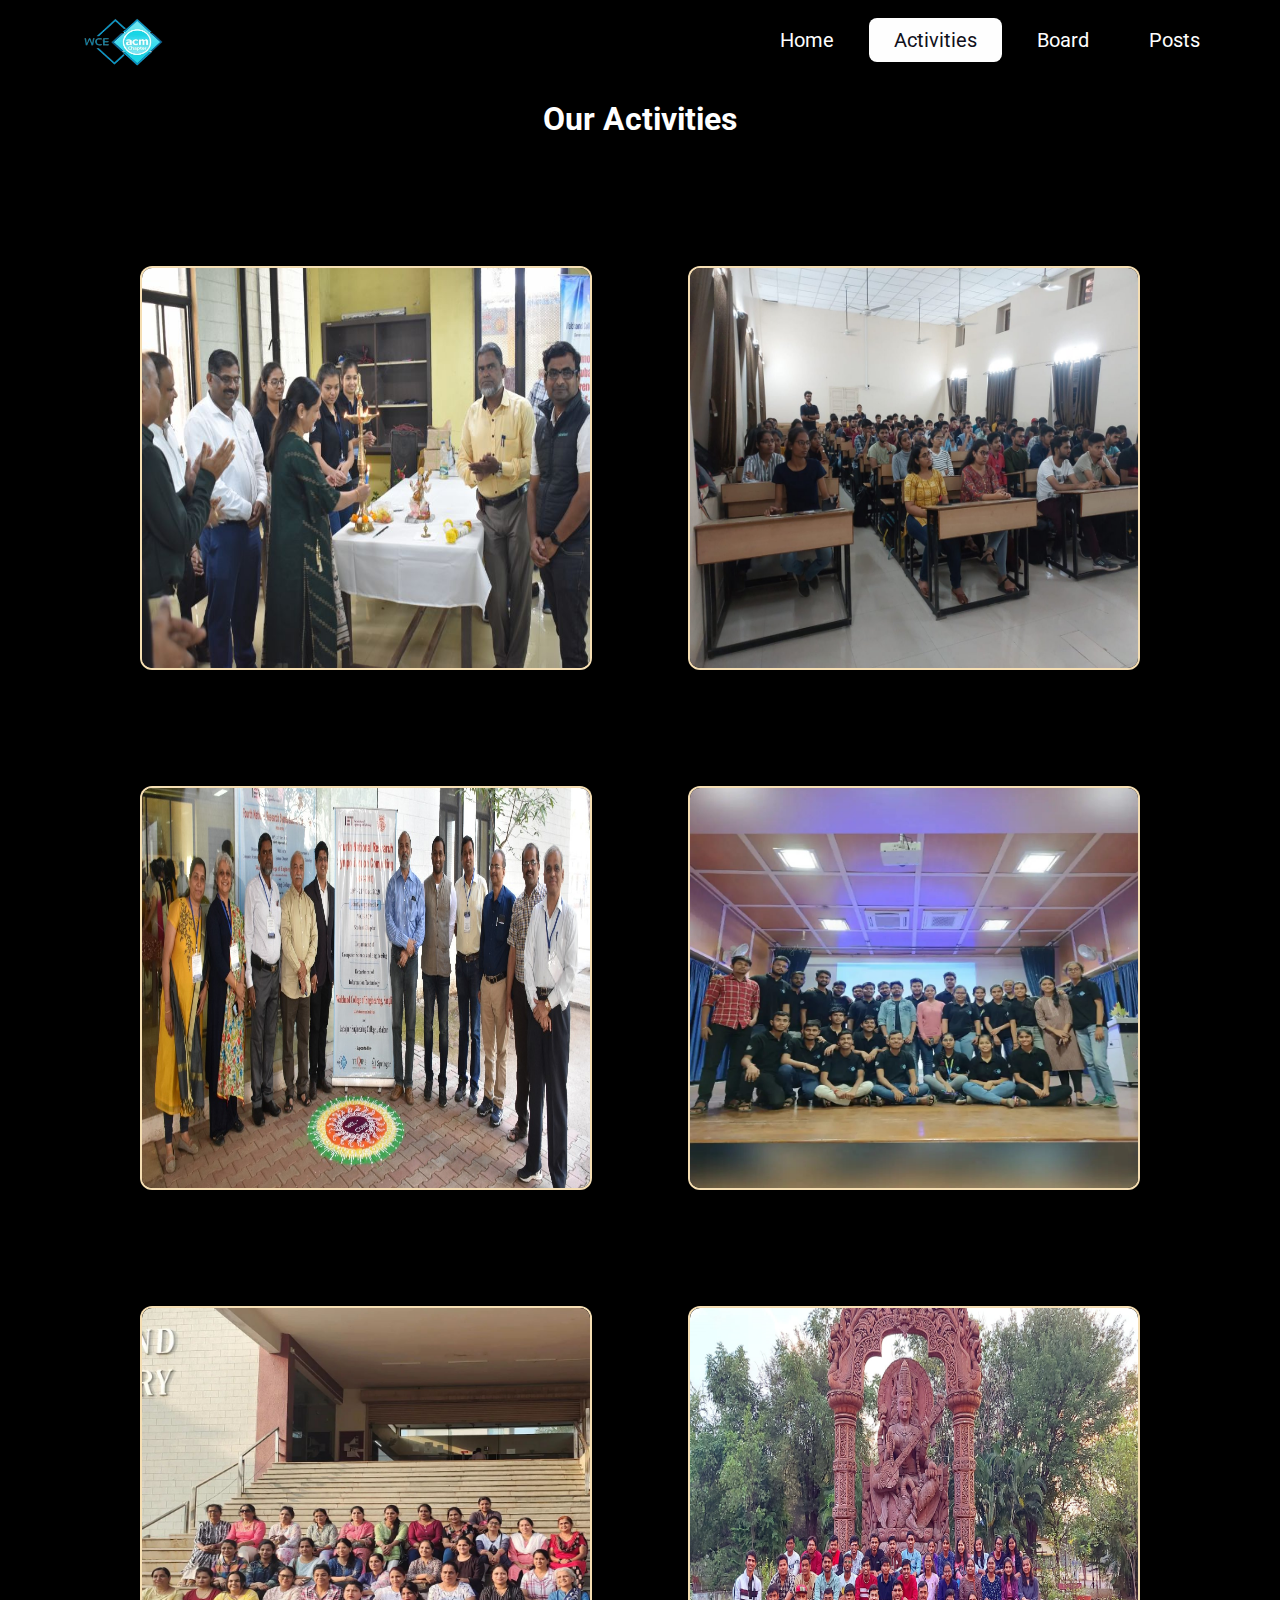
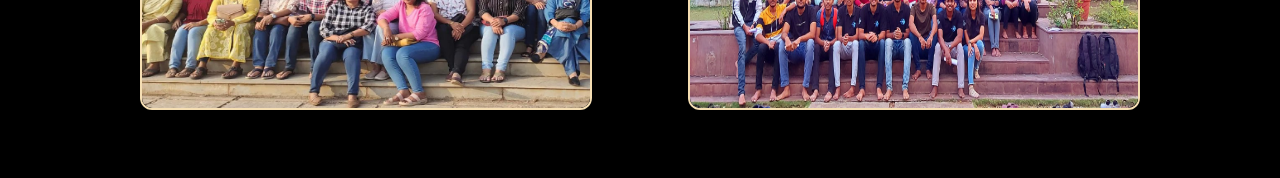
<file: activities_pg.html>
<!DOCTYPE html>
<html lang="en">

<head>
    <meta charset="UTF-8">
    <meta name="viewport" content="width=device-width, initial-scale=1.0">
    <link rel="stylesheet" href="acm.css" class="newcss">
    <title>Activity</title>
</head>

<body>
    <header>
        <div class="logo">
            <img src="assets/acmlogo.png" alt="">
        </div>
        <div class="hamburger">
            <div class="line"></div>
            <div class="line"></div>
            <div class="line"></div>
        </div>

        <div class="nav-bar">
            <ul>
                <li>
                    <a href="index.html">Home</a>
                </li>
                <li>
                    <a href="activities_pg.html" class="active">Activities</a>
                </li>
                <li>
                    <a href="board.html">Board</a>
                </li>
                <li>
                    <a href="blog.html">Posts</a>
                </li>

            </ul>
        </div>

    </header>


    <h1 style="color: white; text-align: center;margin-top: 20px;">Our Activities</h1>
    <div class="hamza">
        <div class="card-act">
            <img src="assets/acm-hackathon.jpg" alt="">
            <div class="card__content">
                <h2>ACM Hackathon</h2>
                <p>The mega event of WCE ACM Student Chapter is hackathon. It is awesome journey of developing ,
                    debugging, tesing and encouraging yourself with lot of enjoyment. Hackathon encourages participants
                    to think on their feet, collaborate with diverse teams, and develop solutions within a limited time
                    frame. It's an opportunity for continuous learning. This hackathon is conducted in two rounds. First
                    rounf is the idea submission round wheren the participating team has to submit their abstract. The
                    qualifying teams get shortlisted for the next round. The second and the final roung of the hackathon
                    is an 24 hour competition.


                </p>
            </div>
        </div>
        <div class="card-act">
            <img src="assets/acm-launchpad.jpg" alt="">
            <div class="card__content">
                <h2>ACM Launchpad</h2>
                <p>DSA Launchpad provides a comprehensive platform for individuals seeking to enhance their
                    problem-solving skills. We try to demystify the complexities of data structures and algorithms. We
                    believe that a solid foundation in these fundamental concepts is key to excelling in software
                    development and technical interviews.The memebers of the club present topics along with the use of
                    presentation tools and their own expertise in the topic. In the end there is also a contest which is
                    based on DSA. This event helps a student in his/her college years. </p>
            </div>
        </div>
        <div class="card-act">
            <img src="assets/ACM-rsc.jpg" alt="">
            <div class="card__content">
                <h2>ACM RSC</h2>
                <p>Another incredible chapter in our journey of knowledge. WCE ACM Research Symposium is jointly
                    organized by WCE ACM Student Chapter, Department of CSE AND Department of IT , Walchand College of
                    Engineering, Sangli and IPR Cell Shivaji University ,Kolhapur. RSC promises to be hub of innovation
                    and knowledge exchange in field of computing. RSC focusses on UG , PG students and researchers so
                    that students will be able to explore new ideas and technologies . </p>
            </div>
        </div>
        <div class="card-act">
            <img src="assets/acm-talks.webp" alt="">
            <div class="card__content">
                <h2>ACM Talks</h2>
                <p>ACM members and non-members alike are welcome to attend our popular series of free TechTalks by
                    expert industry professionals, distinguished ACM award laureates, and visionary researchers from
                    industry and academia. Focused on keeping our global audience of busy practitioners at the forefront
                    of technical trends, professional development, and emerging technologies, the TechTalks are also
                    popular with students and educators. This talks guide us through our engineering journey to develop
                    and grow and the up-to-date professionals.</p>
            </div>
        </div>
        <div class="card-act">
            <img src="assets/acm-jagruti.webp" alt="">
            <div class="card__content">
                <h2>ACM Jagruti</h2>
                <p>Jagruti is an event held for women. The goal of this event is to empower women in everything they do.
                    We as an establised club understand the importance of equality and hope to inculcate the same
                    feelings of respect and build a positive environment to grow and learn.</p>
            </div>
        </div>
        <div class="card-act">
            <img src="assets/acm-club_service.png" alt="">
            <div class="card__content">
                <h2>ACM Club Service</h2>
                <div class="break"></div>
                <p>The club services are an integral part of the club. In this club services a wide range of topics are
                    covered ranging from teaching the basics of development like web to helping students get acquainted
                    with databases like mySql and mongoDB. This services helps build a postive growing environment for
                    the students and the members of the club.</p>
            </div>
        </div>
    </div>
    <script src="acm.js"></script>
</body>

</html>
</file>
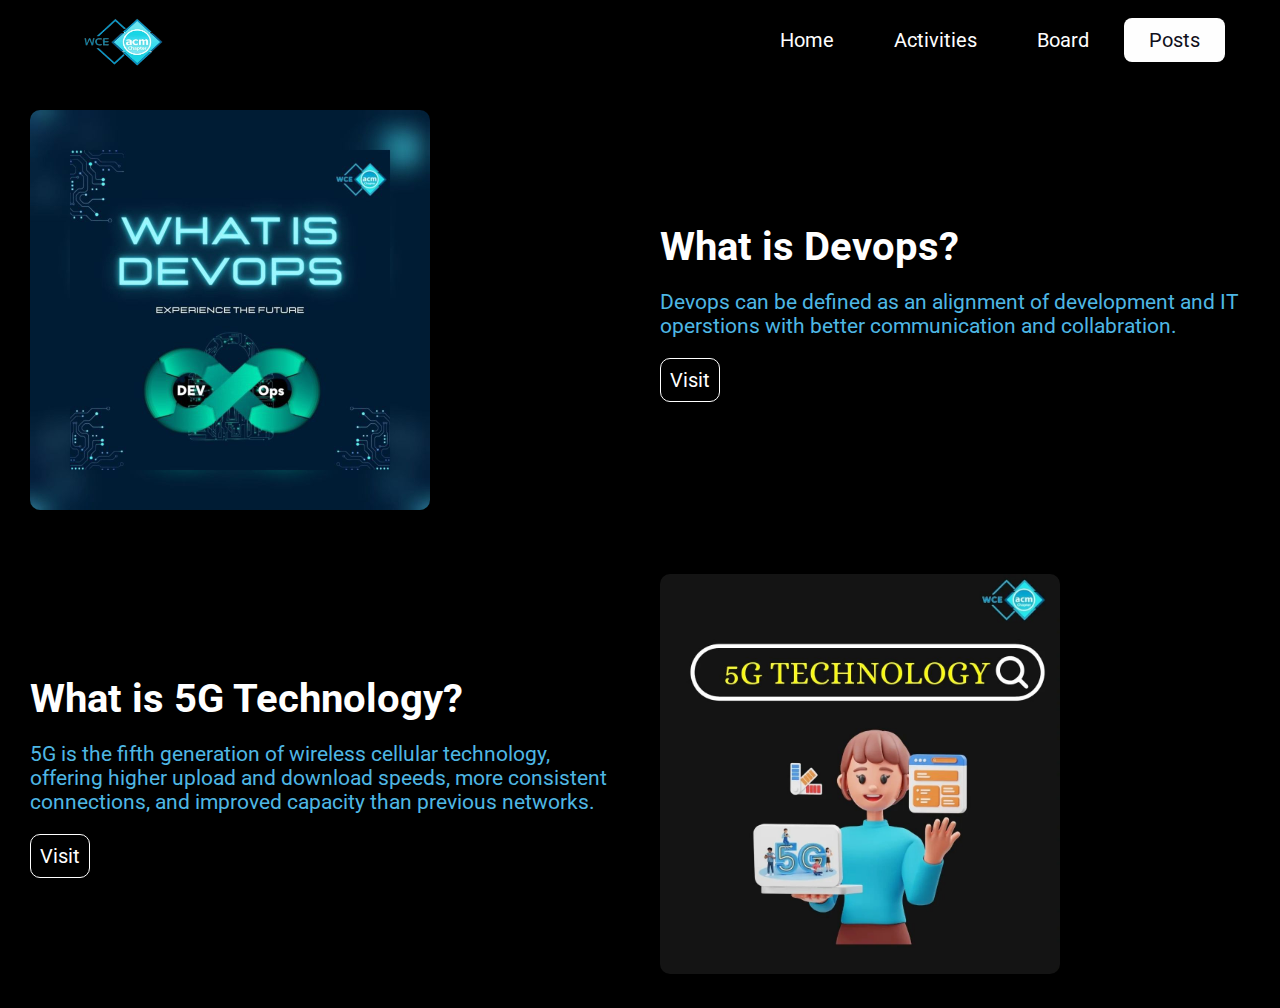
<file: blog.html>
<!DOCTYPE html>
<html lang="en">

<head>
    <meta charset="UTF-8">
    <meta name="viewport" content="width=device-width, initial-scale=1.0">
    <title>PostsJS</title>
    <link rel="stylesheet" href="acm.css">
</head>

<body>
    <header>
        <div class="logo">
            <img src="assets/acmlogo.png" alt="">
        </div>
        <div class="hamburger">
            <div class="line"></div>
            <div class="line"></div>
            <div class="line"></div>
        </div>

        <div class="nav-bar">
            <ul>
                <li>
                    <a href="index.html">Home</a>
                </li>
                <li>
                    <a href="activities_pg.html">Activities</a>
                </li>
                <li>
                    <a href="board.html">Board</a>
                </li>
                <li>
                    <a href="blog.html" class="active">Posts</a>
                </li>

            </ul>
        </div>
    </header>


    <div class="out">
        <div class="boxer">
            <div class="yabaju">
                <img src="assets/deveops.jpeg" alt="">
            </div>

            <div class="tyabaju">
                <h1 style="color: white;">What is Devops?</h1>
                <p>Devops can be defined as an alignment of development and IT operstions with better communication and
                    collabration.</p>
                <a target="_blank"
                    href="https://www.linkedin.com/posts/wce-acm-student-chapter_devops-you-build-it-you-run-it-activity-7018868983747547136-Tc-p?utm_source=share&utm_medium=member_desktop"><button>Visit</button></a>
            </div>
        </div>

        <div class="boxer">

            <div class="tyabaju">
                <h1 style="color: white;">What is 5G Technology?</h1>
                <p>5G is the fifth generation of wireless cellular technology, offering higher upload and download
                    speeds, more consistent connections, and improved capacity than previous networks.</p>
                <a target="_blank"
                    href="https://www.linkedin.com/posts/wce-acm-student-chapter_5g-newtech-networking-activity-7149022496468418560-DZ7w/?utm_source=share&utm_medium=member_desktop"><button>Visit</button></a>

            </div>

            <div class="yabaju">
                <img src="assets/5g.jpeg" alt="">
            </div>


        </div>
    </div>
    <script src="acm.js"></script>
</body>

</html>
</file>
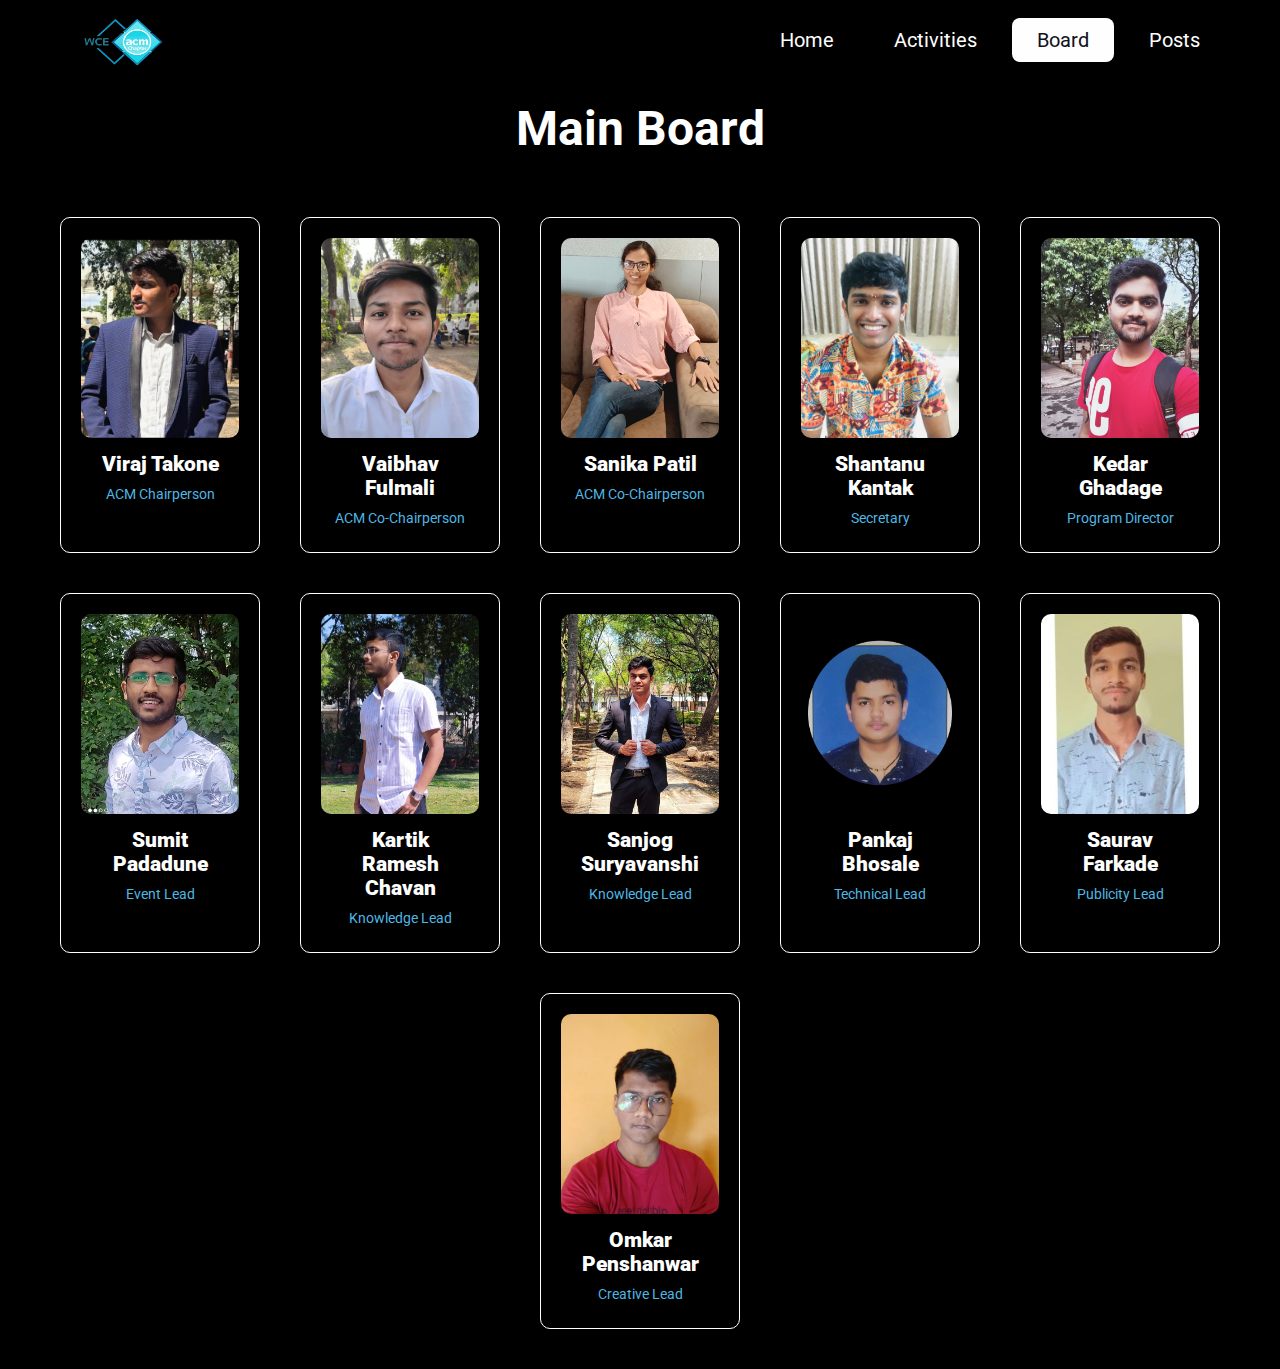
<file: board.html>
<!DOCTYPE html>
<html lang="en">

<head>
    <meta charset="UTF-8">
    <meta name="viewport" content="width=device-width, initial-scale=1.0">
    <title>Board</title>
    <link rel="stylesheet" href="acm.css">
</head>

<body>
    <header>
        <div class="logo">
            <img src="assets/acmlogo.png" alt="">
        </div>
        <div class="hamburger">
            <div class="line"></div>
            <div class="line"></div>
            <div class="line"></div>
        </div>

        <div class="nav-bar">
            <ul>
                <li>
                    <a href="index.html">Home</a>
                </li>
                <li>
                    <a href="activities_pg.html">Activities</a>
                </li>
                <li>
                    <a class="active" href="">Board</a>
                </li>
                <li>
                    <a href="blog.html">Posts</a>
                </li>

            </ul>
        </div>
    </header>
    <div class="heading">
        <h2 style="color: white;">Main Board</h2>
    </div>

    <div class="people">
        <div class="card">
            <img src="resources/WhatsApp Image 2024-01-31 at 23.14.25.jpeg" alt="Avatar" style="width:100%">
            <div class="container">
                <h4><b>Viraj Takone</b></h4>
                <p>ACM Chairperson</p>
            </div>
        </div>



        <div class="card">
            <img src="resources/VaibhavFulmali.jpeg" alt="Avatar" style="width:100%">
            <div class="container">
                <h4><b>Vaibhav Fulmali</b></h4>
                <p>ACM Co-Chairperson</p>
            </div>
        </div>

        <div class="card">
            <img src="resources/SanikaPatil.jpg" alt="Avatar" style="width:100%">
            <div class="container">
                <h4><b>Sanika Patil</b></h4>
                <p>ACM Co-Chairperson</p>
            </div>
        </div>

        <div class="card">
            <img src="resources/ShantanuKantak.jpeg" alt="Avatar" style="width:100%">
            <div class="container">
                <h4><b>Shantanu Kantak</b></h4>
                <p>Secretary</p>
            </div>
        </div>

        <div class="card">
            <img src="resources/Kedar.jpeg" alt="Avatar" style="width:100%">
            <div class="container">
                <h4><b>Kedar Ghadage</b></h4>
                <p>Program Director</p>
            </div>
        </div>


        <div class="card">
            <img src="resources/SumitNew.jpg" alt="Avatar" style="width:100%">
            <div class="container">
                <h4><b>Sumit Padadune</b></h4>
                <p>Event Lead</p>
            </div>
        </div>

        <div class="card">
            <img src="resources/KARTIKRAMESHCHAVANJS.jpeg" alt="Avatar" style="width:100%">
            <div class="container">
                <h4><b>Kartik Ramesh Chavan</b></h4>
                <p>Knowledge Lead</p>
            </div>
        </div>

        <div class="card">
            <img src="resources/Sanjog.jpeg" alt="Avatar" style="width:100%">
            <div class="container">
                <h4><b>Sanjog Suryavanshi</b></h4>
                <p>Knowledge Lead</p>
            </div>
        </div>
        <div class="card">
            <img src="resources/Pankaj.jpg" alt="Avatar" style="width:100%">
            <div class="container">
                <h4><b>Pankaj Bhosale</b></h4>
                <p>Technical Lead</p>
            </div>
        </div>
        <div class="card">
            <img src="resources/SauravFarkade.jpg" alt="Avatar" style="width:100%">
            <div class="container">
                <h4><b>Saurav Farkade</b></h4>
                <p>Publicity Lead</p>
            </div>
        </div>
        <div class="card">
            <img src="resources/OmkarP.jpg" alt="Avatar" style="width:100%">
            <div class="container">
                <h4><b>Omkar Penshanwar</b></h4>
                <p>Creative Lead</p>
            </div>
        </div>
    </div>

    <script src="acm.js"></script>
</body>

</html>
</file>
<file: acm.css>
@import url('https://fonts.googleapis.com/css2?family=Roboto:wght@100;300;400;500;700;900&display=swap');

* {
    margin: 0;
    padding: 0;
    box-sizing: border-box;
    font-family: 'Roboto', sans-serif;
    /* background-color: #111; */
    background: linear-gradient(to bottom, #000000, #000000);

}

html,
body {
    height: 100%;
    width: 100%;
}



header {
    width: 100%;
    height: 80px;
    /* background-color: #11101b; */
    display: flex;
    align-items: center;
    justify-content: space-between;
    padding: 0 100px;
}


.logo {
    min-height: 100px;
    width: 150px;
    /* background-color: wheat; */
}

.logo img {
    margin-top: 10px;
    height: 100px;
    width: 100%;
    /* background-color: #11101b; */
}

.hamburger {
    display: none;
}

.nav-bar ul {
    display: flex;
    list-style: none;
}

.nav-bar ul li a {
    display: block;
    color: #fefefe;
    font-size: 20px;
    padding: 10px 25px;
    border-radius: 8px;
    transition: 0.9s;
    margin: 0 5px;
    text-decoration: none;
    list-style: none;
}

.nav-bar ul li a:hover {
    color: #11101b;
    background: #fefefe;
    /* transition: margin-right 4s 1s; */
}

.nav-bar ul li a.active {
    color: #11101b;
    background: #fefefe;
}

/* yahan kuch nahi dikhega cuz ye 100% relative to main hai aur hamne abhi tak main class ko height aur width di hi nahi hai */
#page1 {
    /* min-height: 80vh; */
    width: 100%;
    /* background-color: #100f0e; */
    position: relative;
    /*jab bhi parent div banao usko relative de do usse children control mein rahenge*/
    padding: 0 2vw;
    /* background-image: url("Board_pic.jpg"); */
    overflow: hidden;
}

.anim-page {
    display: flex;
    align-items: center;
    justify-content: space-between;
    /* min-height: 100vh; */
    height: 50vh;
    width: 100%;
    /* background-color: #100f0e; */
    /* position: absolute; */
    /* background-image: url("Board_pic.jpg"); */
    overflow: hidden;

}

/*  */
.animation {
    font-size: 3vw;
    color: #4eb7e4;

    padding-bottom: 50px;
    padding-left: 30px;
    margin-top: 50px;
}

.animation h1 {
    margin-top: 10px;
    margin-bottom: 10px;
}

.main-image img {
    /* max-width: 100%; */
    height: 80vh;
    width: 80%;
    display: block;
    margin-left: auto;
    margin-right: auto;
    border-radius: 60px;
    /* border: 3px solid #3364ebbb; */
    border-radius: 80px;
    box-shadow: #40667d;
}

@media(max-width: 767px) {
    .main-image img {
        width: 100%;
    }
}

.main-text {
    position: absolute;
    top: 40%;
    left: 20%;
    align-items: center;
    color: #3364ebbb;
}

#page2 {
    min-height: 20vh;
    width: 100%;
    /* background-color: #100f0e; */
    padding: 5vw 0;
    position: relative;
    z-index: -99;
}

#page2 .about h1 {
    text-align: center;
    color: #4eb7e4;
    margin-bottom: 10px;
    font-size: 2rem;
}

#page2 .center p {
    color: white;
    padding: 0 50px;
    /* font-size: 1.5vw; */
}

.container1 {
    display: flex;
    flex-direction: column;
    align-items: center;
    /* Centers items horizontally */
    justify-content: center;
    /* Centers items vertically */
    /* padding: ; */
    /* background-color: red; */
}




/* Optional styling for inspiration section */
.inspiration {
    text-align: center;
    color: #4eb7e4;
    padding: 20px;
}

.inspiration h1 {
    padding: 10px;
    font-size: 2rem;
}

.inspiration h3 {
    padding: 10px;
    font-size: 0.9rem;
    color: white;
}

.inspiration h3 span {
    padding: 10px;
    font-size: 1.2rem;
    color: white;
}


.shahmam {
    border-radius: 10px;
    /* height: 12rem; */
    width: 15rem;
    object-fit: cover;
}

#page3 {
    display: flex;
    flex-direction: column;
    align-items: center;
    justify-content: center;
    gap: 50px;
    min-height: 50vw;
    margin-bottom: 20px;
}

/* card */

.box {
    /* background-color: #454270; */
    border-radius: 30px;
    padding: 20px;
    width: 100%;
    border: 2px solid #fff;

}


.form1 {
    /* width: 500px; */
    display: flex;
    align-items: center;
    justify-content: center;
    /* width: 100%; */
    height: 50vw;
    /* height: 80vw; */

}

.break {
    height: 2px;
    background-color: wheat;
    margin-top: 0;
    width: 100%;
    margin-bottom: 15px;
    /* display: flex;
    justify-content: center;
    align-items: center; */
}

.break2 {
    height: 2px;
    background-color: white;
    width: 200px;
}

.text {
    text-align: center;
    color: white;
    padding: 8px;
    margin-bottom: 10px;
    font-size: 2rem;
}

p {
    color: #4eb7e4;
    margin-bottom: 5px;
    width: 100%;
    /* font-size: 1.2rem; */
    /* font-size: 100px; */
    /* font-family: 'Roboto', sans-serif; */
}

.name {
    display: flex;
    /* width: 90%; */
    gap: 10px;
}

input[type="text"],
input[type="email"],
input[type="file"],
select,
textarea {
    width: 100%;
    height: 50%;
    padding: 12px;
    /* border: 1px solid gray; */
    /* background: rgba(137, 131, 131, 0.255); */
    border-radius: 10px;
    margin: 5px;
    border: 1px solid white;
    color: white;
}

input[type="file"] {
    background: rgb(136, 221, 232);
}

input[type="file"]:hover {
    background: rgb(136, 221, 232);
}

input[type="submit"] {
    width: 100%;
    padding: 10px;
    border: 1px solid #ccc;
    border-radius: 10px;
    margin: 5px;
    color: gray;
}

input[type="submit"]:hover {
    background-color: #81d1e7;

}

.connect {
    height: 100%;
    font-size: 30px;
    color: white;
}

.connect span i {
    width: 100px;
    background-color: white;
}


#page4 {
    width: 100%;
    color: white;
    /* background-color: red; */
}

.footer2 {
    display: flex;
    align-items: center;
    justify-content: space-around;
    /* gap: 50px; */
}

.footer2 img {
    height: 300px;
    width: 400px;
    /* background-color: #4eb7e4; */
}

.content {
    line-height: 30px;
}

.content h2 {
    color: #4eb7e4;
    font-size: 1.5rem;
}

.Menu h4 {
    color: #4eb7e4;
    font-size: 1.5rem;
}

.Menu li a {
    text-decoration: none;
    color: white;

}

.Menu ul {
    list-style: none;
}

.rights {
    text-align: center;
    padding: 20px;
}

.heading {
    text-align: center;
    font-size: 2rem;
    padding: 20px;
}

.people {
    display: flex;
    flex-wrap: wrap;
    margin-bottom: 20px;
    padding: 20px;
    justify-content: center;
}

.card {
    width: 200px;
    margin: 20px;
    padding: 20px;
    border: 1px solid white;
    border-radius: 10px;
}

.card img {
    border-radius: 10px;
    height: 200px;
    object-fit: cover;
}

.giving {
    width: 300px;
    border: 1px solid white;
    border-radius: 10px;
}



.card:hover {
    box-shadow: 1px 1px 8px #d4ecff;
    /* background-color: #f9fdff; */
    transform: translateY(-2px);
}

.card .container h4 {
    color: white;
    text-align: center;
    font-size: 1.3rem;
    margin: 10px;
}

.container p {
    text-align: center;
    font-size: 0.9rem;
}

.out {
    display: flex;
    flex-direction: column;
    align-items: center;
    justify-content: center;
}

.boxer {
    width: 100%;
    display: flex;
    justify-content: space-between;
    align-items: center;
    padding: 30px;
    gap: 40px;
}

.yabaju {
    width: 50%;
}

.tyabaju {
    width: 50%;
    /* line-height: 1.8rem; */
}

.yabaju img {
    width: 400px;
    height: 400px;
    border-radius: 10px;
}

.tyabaju h1 {
    font-size: 2.5rem;
    margin-bottom: 20px;
}

.tyabaju p {
    font-size: 1.3rem;
    margin-bottom: 20px;
}

.tyabaju button {
    font-size: 20px;
    outline: none;
    border: 1px solid white;
    padding: 9px;
    border-radius: 10px;
    background-color: #111;
    color: white;
    cursor: pointer;
}

.flow1 {
    width: 80%;
    height: 200px;
}


.hamza {
    display: flex;
    flex-wrap: wrap;
    align-items: center;
    justify-content: center;
    margin-top: 80px;
    background-color: black;
}

.card-act {
    position: relative;
    width: 35%;
    height: 400px;
    background-color: #f2f2f2;
    border-radius: 10px;
    display: flex;
    align-items: center;
    justify-content: center;
    overflow: hidden;
    perspective: 1000px;
    box-shadow: 0 0 0 2px wheat;
    transition: all 0.6s cubic-bezier(0.175, 0.885, 0.32, 1.275);
    margin: 50px;
    margin-bottom: 70px;
}

.card-act img {
    width: 100%;
    height: 100%;
    /* object-fit: cover; */
}

.card-act:hover {
    transform: scale(1.05);
    /* box-shadow: 0 5px 10px #a690ed; */
}

.card__content {
    position: absolute;
    display: flex;
    flex-direction: column;
    align-items: start;
    justify-content: start;
    /* top: 0;
    left: 0; */
    width: 100%;
    height: 100%;
    padding: 15px;
    box-sizing: border-box;
    /* background-color: #f2f2f2; */
    transform: rotateX(-90deg);
    transform-origin: bottom;
    transition: all 2s cubic-bezier(0.175, 0.885, 0.32, 1.275);
}

.card-act:hover .card__content {
    transform: rotateX(0deg);
}

.card__title {
    margin: 0;
    font-size: 24px;
    font-weight: 700;
    /* color: #111; */
}

.card-act h2 {
    color: white;
    margin-bottom: 10px;
}

.card-act p {
    color: skyblue;
}

.card-act:hover {
    background-color: black;
}

.card__description {
    margin: 10px 0 0;
    font-size: 18px;
    /* color: #777; */
    line-height: 1.4;
}

.button {
    color: white;
    font-size: 15px;
    margin-top: 80px;
    /* background-color: #a690ed; */
    border: 1px solid white;
    border-radius: 8px;
    padding: 8px;
}

@media only screen and (max-width: 1320px) {
    header {
        padding: 0 50px;
    }
}


@media only screen and (max-width: 1100px) {
    header {
        padding: 0 30px;
    }
}

@media only screen and (max-width: 900px) {
    .hamburger {
        display: block;
        cursor: pointer;
    }

    .hamburger .line {
        width: 30px;
        height: 3px;
        background: #fefefe;
        margin: 6px 0;
    }

    .nav-bar {
        height: 0;
        position: absolute;
        top: 80px;
        left: 0;
        right: 0;
        width: 100vw;
        background: #11101b;
        transition: 0.5s;
        overflow: hidden;
    }

    .nav-bar.active {
        height: 450px;
        width: 100%;
    }

    .nav-bar ul {
        display: block;
        /* width: fit-content; */
        width: 80%;
        margin: 80px auto 0 auto;
        padding: 20px;
        text-align: center;
        transition: 0.5s;
        opacity: 0;
        border-radius: 10px;
    }

    .nav-bar.active ul {
        opacity: 1;
    }

    .nav-bar ul li a {
        margin-bottom: 12px;
    }

    .boxer {
        flex-direction: column;
        width: fit-content;
    }

    .yabaju {
        order: 1;
        width: 100%;
        display: flex;
        align-items: center;
        justify-content: center;
    }

    .tyabaju {
        order: 2;
        width: 80%;
        display: flex;
        flex-direction: column;
        align-items: center;
        justify-content: center;
    }

    .card-act {
        margin-top: 200px;
    }
}


@media screen and (max-width: 800px) {
    #page3 {
        flex-direction: column;
    }

    #page3 h1 {
        font-size: 2.5rem;
        margin-bottom: 20px;
    }

    .footer2 img {
        width: 200px;
        height: 200px;
    }

    .card__content h2 {
        font-size: 25px;
    }

    .card__content p {
        font-size: 12px;
    }
}


@media screen and (max-width: 680px) {

    #page3 {
        /* flex-direction: column; */
        width: 100%;
        display: flex;
        align-items: center;
        justify-content: center;
    }

    .left {
        width: 80%;
        display: flex;
        /* flex-direction: column; */
        align-items: center;
        justify-content: center;
    }

    #page3 h1 {
        font-size: 2.5rem;
        margin-bottom: 20px;
    }

    .footer2 img {
        width: 200px;
        height: 200px;
    }

    .card-act {
        width: 100%;
    }

    .card__content h2 {
        font-size: 2rem;
    }

    .card__content p {
        font-size: 1rem;
    }
}

@media screen and (max-width: 480px) {

    .logo img {
        width: 80px;
        height: 80px;
    }

    p {
        font-size: 0.8rem;
        text-align: center;

    }

    .anim-page {
        height: 50vh;
    }

    .animation h1 {
        font-size: 2rem;
    }

    .main-image img {
        border-radius: 20px;
        height: 40vh;
    }

    .inspiration h1 {
        margin-bottom: 10px;
    }

    .inspiration img {
        width: 15rem;
    }

    .text {
        font-size: 1.5rem;
    }

    .image img {
        margin-bottom: 100px;
        width: 100px;
        height: 100px;
    }

    .content {
        margin-left: 50px;
    }

    .rights {
        font-size: 1rem;
    }

    .heading {
        font-size: 1.5rem;
    }

    .card {
        width: 100%;
        height: fit-content;
    }

    ul {
        background: none;
    }

    li {
        background: none;
    }

    .yabaju img {
        width: 200px;
        height: 200px;
    }

    .tyabaju h1 {
        font-size: 1.8rem;
        text-align: center;
    }

    .card img {
        object-fit: contain;
        height: 200px;
        width: 100%;
    }

    .tyabaju {}

    .slogan h2 {
        font-size: 2rem;
    }

    .card__content h2 {
        font-size: 1.5rem;
    }

    .card__content p {
        font-size: 0.8rem;
    }
}
</file>
